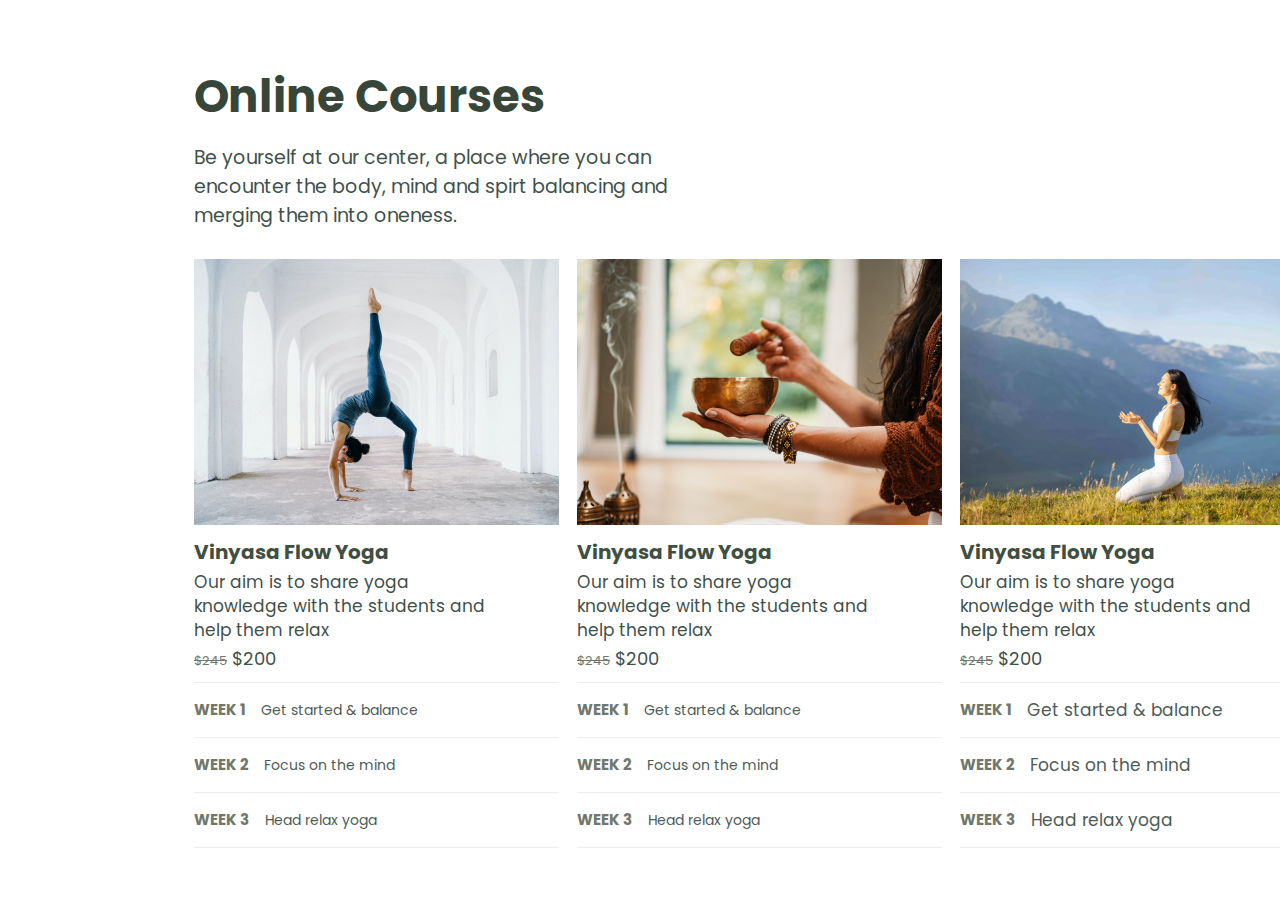
<file: section 1/index.html>
<!DOCTYPE html>
<html lang="en">
  <head>
    <meta charset="UTF-8" />
    <meta name="viewport" content="width=device-width, initial-scale=1.0" />
    <title>Section 1</title>
    <link rel="stylesheet" href="style.css" />
  </head>
  <body>
    <main>
      <section class="container">
        <h1 id="title">Online Courses</h1>
        <div class="title__detail">
          <p>
            Be yourself at our center, a place where you can encounter the body,
            mind and spirt balancing and merging them into oneness.
          </p>
        </div>
        <div class="card__container">
          <div class="card">
            <div class="card__information">
              <img src="assets/1.png" alt="cardImage" />
              <h2 class="card__title">Vinyasa Flow Yoga</h2>
              <p class="card__description">
                Our aim is to share yoga knowledge with the students and help
                them relax
              </p>
              <div>
                <span class="card__default__price">$245</span
                ><span class="card__discount__price">$200</span>
              </div>
            </div>
            <div class="card__timeline">
              <div class="line"></div>
              <div class="timeline">
                <h3 class="timeline__time">WEEK 1</h3>
                <p class="timeline__title">Get started & balance</p>
              </div>
              <div class="line"></div>
              <div class="timeline">
                <h3 class="timeline__time">WEEK 2</h3>
                <p class="timeline__title">Focus on the mind</p>
              </div>
              <div class="line"></div>
              <div class="timeline">
                <h3 class="timeline__time">WEEK 3</h3>
                <p class="timeline__title">Head relax yoga</p>
              </div>
              <div class="line"></div>
            </div>
          </div>
          <div class="card">
            <div class="card__information">
              <img src="assets/2.png" alt="cardImage" />
              <h2 class="card__title">Vinyasa Flow Yoga</h2>
              <p class="card__description">
                Our aim is to share yoga knowledge with the students and help
                them relax
              </p>
              <div>
                <span class="card__default__price">$245</span
                ><span class="card__discount__price">$200</span>
              </div>
            </div>
            <div class="card__timeline">
              <div class="line"></div>
              <div class="timeline">
                <h3 class="timeline__time">WEEK 1</h3>
                <p class="timeline__title">Get started & balance</p>
              </div>
              <div class="line"></div>
              <div class="timeline">
                <h3 class="timeline__time">WEEK 2</h3>
                <p class="timeline__title">Focus on the mind</p>
              </div>
              <div class="line"></div>
              <div class="timeline">
                <h3 class="timeline__time">WEEK 3</h3>
                <p class="timeline__title">Head relax yoga</p>
              </div>
              <div class="line"></div>
            </div>
          </div>
          <div class="card">
            <div class="card__information">
              <img src="assets/3.png" alt="cardImage" />
              <h2 class="card__title">Vinyasa Flow Yoga</h2>
              <p class="card__description">
                Our aim is to share yoga knowledge with the students and help
                them relax
              </p>
              <div>
                <span class="card__default__price">$245</span
                ><span class="card__discount__price">$200</span>
              </div>
            </div>
            <div class="card__timeline">
              <div class="line"></div>
              <div class="timeline">
                <h3 class="timeline__time">WEEK 1</h3>
                <p class="timeline__title__secondary">Get started & balance</p>
              </div>
              <div class="line"></div>
              <div class="timeline">
                <h3 class="timeline__time">WEEK 2</h3>
                <p class="timeline__title__secondary">Focus on the mind</p>
              </div>
              <div class="line"></div>
              <div class="timeline">
                <h3 class="timeline__time">WEEK 3</h3>
                <p class="timeline__title__secondary">Head relax yoga</p>
              </div>
              <div class="line"></div>
            </div>
          </div>
          <div class="card">
            <div class="card__information">
              <img src="assets/4.png" alt="cardImage" />
              <h2 class="card__title">Vinyasa Flow Yoga</h2>
              <p class="card__description">
                Our aim is to share yoga knowledge with the students and help
                them relax
              </p>
              <div>
                <span class="card__default__price">$245</span
                ><span class="card__discount__price">$200</span>
              </div>
            </div>
            <div class="card__timeline">
              <div class="line"></div>
              <div class="timeline">
                <h3 class="timeline__time">WEEK 1</h3>
                <p class="timeline__title">Get started & balance</p>
              </div>
              <div class="line"></div>
              <div class="timeline">
                <h3 class="timeline__time">WEEK 2</h3>
                <p class="timeline__title">Focus on the mind</p>
              </div>
              <div class="line"></div>
              <div class="timeline">
                <h3 class="timeline__time">WEEK 3</h3>
                <p class="timeline__title">Head relax yoga</p>
              </div>
              <div class="line"></div>
            </div>
          </div>
        </div>
      </section>
    </main>
  </body>
</html>
</file>
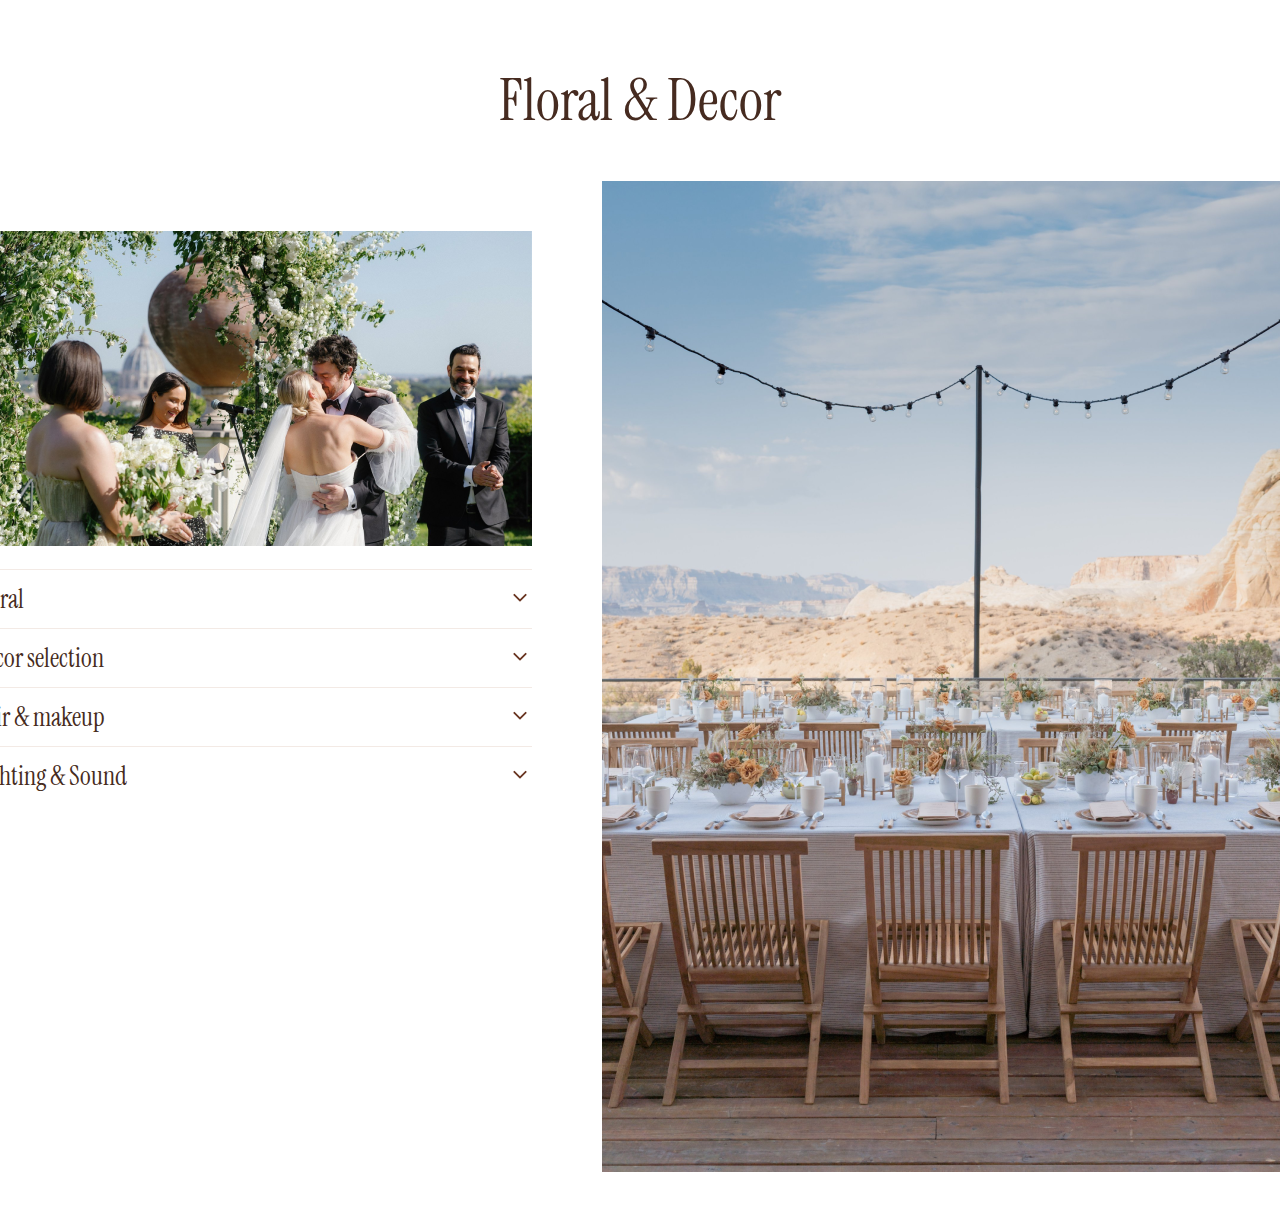
<file: section 2/index.html>
<!DOCTYPE html>
<html lang="en">
  <head>
    <meta charset="UTF-8" />
    <meta name="viewport" content="width=device-width, initial-scale=1.0" />
    <title>Section 2</title>
    <link rel="stylesheet" href="style.css" />
  </head>
  <body>
    <h4 class="title">Floral & Decor</h4>
    <section class="content">
      <div class="content__left">
        <img src="assets/1.png" />
        <div class="collapses">
          <div class="line"></div>
          <div
            class="collapsible"
            onclick="toggleCollapse('collapsibleContent1')"
          >
            <div class="collapse__title__wrapper">
              <h6 class="collapse__title">Floral</h6>
              <span class="collapse__icon__down"
                ><svg
                  xmlns="http://www.w3.org/2000/svg"
                  height="24"
                  viewBox="0 0 1792 1792"
                  width="24"
                >
                  <path
                    d="M1395 736q0 13-10 23l-466 466q-10 10-23 10t-23-10l-466-466q-10-10-10-23t10-23l50-50q10-10 23-10t23 10l393 393 393-393q10-10 23-10t23 10l50 50q10 10 10 23z"
                  /></svg
              ></span>
            </div>
            <div id="collapsibleContent1" class="collapse__content">
              The Design is the imagination, creativity and inspiration that
              makes your event unique. We work closely with you to sleuth out
              your style and then use that insight to develop every aesthetic
              component of your event from stationery and lighting to flowers
              and furniture.
            </div>
          </div>
          <div class="line"></div>
          <div
            class="collapsible"
            onclick="toggleCollapse('collapsibleContent2')"
          >
            <div class="collapse__title__wrapper">
              <h6 class="collapse__title">Decor selection</h6>
              <span class="collapse__icon__down"
                ><svg
                  xmlns="http://www.w3.org/2000/svg"
                  height="24"
                  viewBox="0 0 1792 1792"
                  width="24"
                >
                  <path
                    d="M1395 736q0 13-10 23l-466 466q-10 10-23 10t-23-10l-466-466q-10-10-10-23t10-23l50-50q10-10 23-10t23 10l393 393 393-393q10-10 23-10t23 10l50 50q10 10 10 23z"
                  /></svg
              ></span>
            </div>
            <div id="collapsibleContent2" class="collapse__content">
              The Design is the imagination, creativity and inspiration that
              makes your event unique. We work closely with you to sleuth out
              your style and then use that insight to develop every aesthetic
              component of your event from stationery and lighting to flowers
              and furniture.
            </div>
          </div>
          <div class="line"></div>
          <div
            class="collapsible"
            onclick="toggleCollapse('collapsibleContent3')"
          >
            <div class="collapse__title__wrapper">
              <h6 class="collapse__title">Hair & makeup</h6>
              <span class="collapse__icon__down"
                ><svg
                  xmlns="http://www.w3.org/2000/svg"
                  height="24"
                  viewBox="0 0 1792 1792"
                  width="24"
                >
                  <path
                    d="M1395 736q0 13-10 23l-466 466q-10 10-23 10t-23-10l-466-466q-10-10-10-23t10-23l50-50q10-10 23-10t23 10l393 393 393-393q10-10 23-10t23 10l50 50q10 10 10 23z"
                  /></svg
              ></span>
            </div>
            <div id="collapsibleContent3" class="collapse__content">
              The Design is the imagination, creativity and inspiration that
              makes your event unique. We work closely with you to sleuth out
              your style and then use that insight to develop every aesthetic
              component of your event from stationery and lighting to flowers
              and furniture.
            </div>
          </div>
          <div class="line"></div>
          <div
            class="collapsible"
            onclick="toggleCollapse('collapsibleContent4')"
          >
            <div class="collapse__title__wrapper">
              <h6 class="collapse__title">Lighting & Sound</h6>
              <span class="collapse__icon__down"
                ><svg
                  xmlns="http://www.w3.org/2000/svg"
                  height="24"
                  viewBox="0 0 1792 1792"
                  width="24"
                >
                  <path
                    d="M1395 736q0 13-10 23l-466 466q-10 10-23 10t-23-10l-466-466q-10-10-10-23t10-23l50-50q10-10 23-10t23 10l393 393 393-393q10-10 23-10t23 10l50 50q10 10 10 23z"
                  /></svg
              ></span>
            </div>
            <div id="collapsibleContent4" class="collapse__content">
              The Design is the imagination, creativity and inspiration that
              makes your event unique. We work closely with you to sleuth out
              your style and then use that insight to develop every aesthetic
              component of your event from stationery and lighting to flowers
              and furniture.
            </div>
          </div>
        </div>
      </div>
      <div class="content__right">
        <img src="assets/2.png" />
      </div>
    </section>

    <script src="script.js"></script>
  </body>
</html>
</file>
<file: section 1/style.css>
@import url('https://fonts.googleapis.com/css2?family=Poppins&display=swap');
*{ 
    margin: 0;
    padding: 0;
    border: 0;
    font-size: 100%;
   }

body{
    font-family: 'Poppins', sans-serif;
}
#title{
    font-size: 45px;
    line-height: 53px;
    color: rgba(55, 70, 57, 1);


}
.title__detail{
    max-width: 519px;
    font-size: 19px;
    margin-top: 20px;
    color:rgba(63, 81, 75, 1);

}
.container{
    padding: 70px 194px 30px 194px;
}

.card__container{
    margin-top: 23px;
    display: flex;
    gap: 18px;
}
.card{

}
.card__information{
    margin-top: 6px;
    display: flex;
    flex-direction: column;
    gap:5px;
}
.card__title{
    line-height: 25px;
    font-size: 20px;
    margin-top: 10px;
    color:rgba(65, 79, 66, 1);
}
.card__description{
    font-size: 17px;
    line-height: 24px;
    max-width: 308px;
    color:rgba(63, 81, 75, 1);
}
.card__default__price{
    font-size: 13px;
    line-height: 18px;
    text-decoration: line-through;
    color: rgba(114, 119, 108, 1);

}
.card__discount__price{
    font-size: 18px;
    line-height: 23px;
    margin-left: 5px;
    color:rgba(63, 81, 75, 1);
}
.card__timeline{
    margin-top: 10px;
    display: flex;
    flex-direction: column;
    gap:15px;
}
.timeline{
    display: flex;
    gap:15px;
    align-items: center;
}
.timeline__time{
    font-size: 15px;
    line-height: 18px;
    color: rgba(114, 119, 108, 1);
}
.timeline__title{
    font-size: 14px;
    line-height: 24px;
    color:rgba(78, 92, 88, 1)
}
.timeline__title__secondary{
    font-size: 17px;
    line-height: 24px;
    color:rgba(78, 92, 88, 1)
}
.line{
    height: 1px;
    background-color: rgba(236, 237, 236, 1);
}
</file>
<file: section 2/style.css>
@import url("https://fonts.googleapis.com/css2?family=Instrument+Serif&family=Inter&display=swap");

/* reset CSS */
html,
body,
div,
span,
applet,
object,
iframe,
h1,
h2,
h3,
h4,
h5,
h6,
p,
blockquote,
pre,
a,
abbr,
acronym,
address,
big,
cite,
code,
del,
dfn,
em,
img,
ins,
kbd,
q,
s,
samp,
small,
strike,
strong,
sub,
sup,
tt,
var,
b,
u,
i,
center,
dl,
dt,
dd,
ol,
ul,
li,
fieldset,
form,
label,
legend,
table,
caption,
tbody,
tfoot,
thead,
tr,
th,
td,
article,
aside,
canvas,
details,
embed,
figure,
figcaption,
footer,
header,
hgroup,
menu,
nav,
output,
ruby,
section,
summary,
time,
mark,
audio,
video {
  margin: 0;
  padding: 0;
  border: 0;
  font-size: 100%;
  font: inherit;
  vertical-align: baseline;
}
/* HTML5 display-role reset for older browsers */
article,
aside,
details,
figcaption,
figure,
footer,
header,
hgroup,
menu,
nav,
section {
  display: block;
}
body {
  line-height: 1;
}
ol,
ul {
  list-style: none;
}
blockquote,
q {
  quotes: none;
}
blockquote:before,
blockquote:after,
q:before,
q:after {
  content: "";
  content: none;
}
table {
  border-collapse: collapse;
  border-spacing: 0;
}

/* for code */

body {
  font-family: "Instrument Serif", serif;
  padding: 70px 194px 30px 194px;
  color: rgba(70, 43, 32, 1);
}

.title {
  font-size: 58px;
  line-height: 61px;
  text-align: center;
}
.content {
  display: flex;
  margin-top: 50px;
  justify-content: center;
  gap: 70px;
}
.content__left {
  margin-top: 50px;
}
.content__right {
}
.collapses {
  margin-top: 20px;
}
.collapsible {
  cursor: pointer;
  margin: 15px 0;
}
.collapse__title__wrapper {
  display: flex;
  justify-content: space-between;
}
.collapse__title {
  font-size: 26px;
  line-height: 28px;
}
.collapse__content {
  font-size: 15px;
  max-width: 499px;
  line-height: 23px;
  font-family: "Inter", sans-serif;
  display: none;
  overflow: hidden;
  margin-top: 15px;
  transition: all 5s ease-in-out;
}
.collapse__icon__up {
  /* display: none; */
}
.collapse__icon__down {
  /* display: none; */
  color: rgba(105, 53, 33, 1);
  fill: rgba(105, 53, 33, 1);
}
.line {
  height: 1px;
  background-color: rgba(243, 234, 229, 1);
}
</file>
